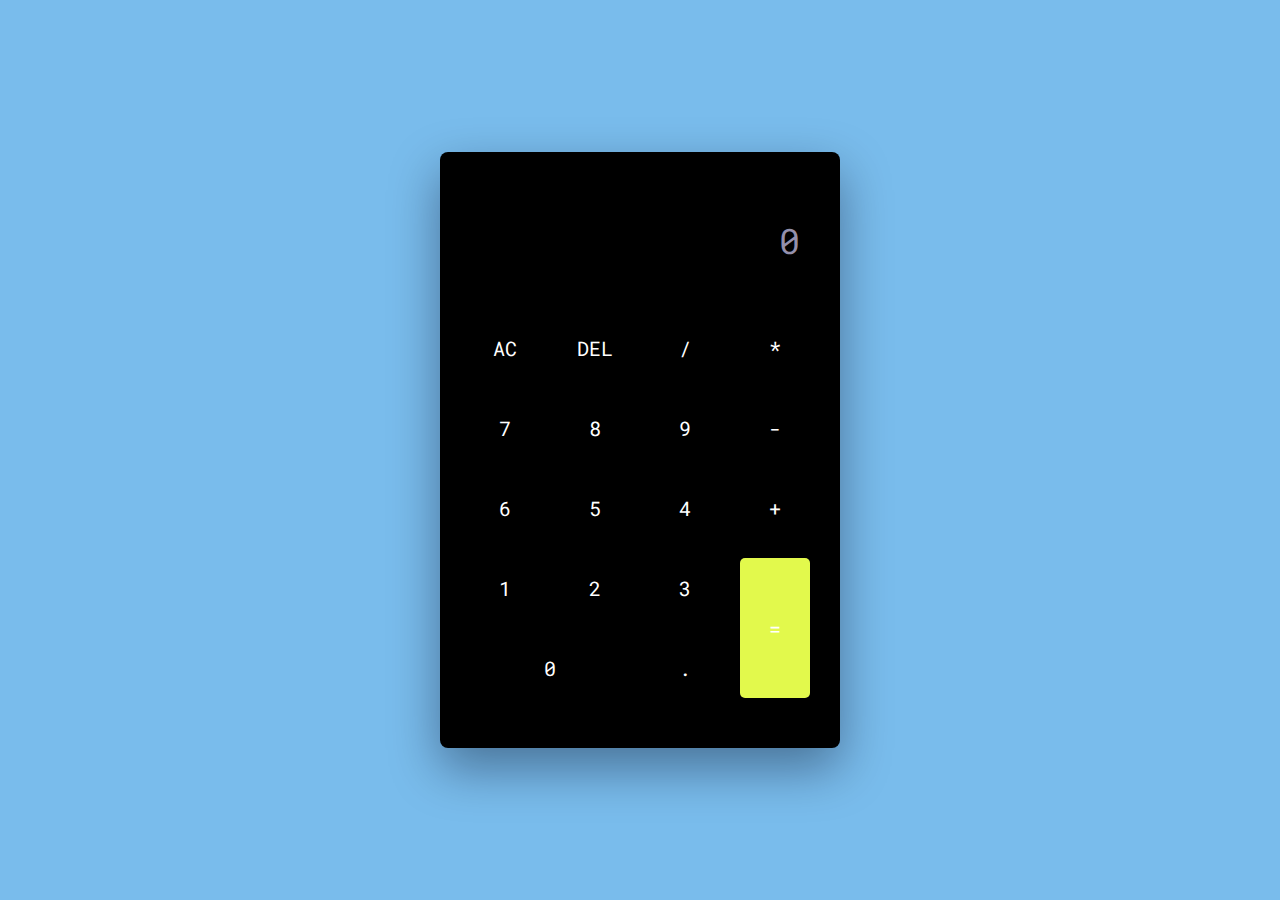
<file: task 1/index.html>
<!DOCTYPE html>
<html lang="en">
  <head>
    <meta name="viewport" content="width=device-width, initial-scale=1.0" />
    <title>Calculator</title>
    <!-- Google Font -->
    <link
      href="https://fonts.googleapis.com/css2?family=Roboto+Mono:wght@500&display=swap"
      rel="stylesheet"
    />
    <!-- Stylesheet -->
    <link rel="stylesheet" href="style.css" />
  </head>
  <body>
    <div class="calculator">
      <div class="display">
        <input type="text" placeholder="0" id="input" disabled />
      </div>
      <div class="buttons">
        <!-- Full Erase -->
        <input type="button" value="AC" id="clear" />
        <!-- Erase Single Value -->
        <input type="button" value="DEL" id="erase" />
        <input type="button" value="/" class="input-button" />
        <input type="button" value="*" class="input-button" />

        <input type="button" value="7" class="input-button" />
        <input type="button" value="8" class="input-button" />
        <input type="button" value="9" class="input-button" />
        <input type="button" value="-" class="input-button" />

        <input type="button" value="6" class="input-button" />
        <input type="button" value="5" class="input-button" />
        <input type="button" value="4" class="input-button" />
        <input type="button" value="+" class="input-button" />

        <input type="button" value="1" class="input-button" />
        <input type="button" value="2" class="input-button" />
        <input type="button" value="3" class="input-button" />

        <input type="button" value="=" id="equal" />
        <input type="button" value="0" class="input-button" />
        <input type="button" value="." class="input-button" />
      </div>
    </div>
    <!-- Script -->
    <script src="script.js"></script>
  </body>
</html>
</file>
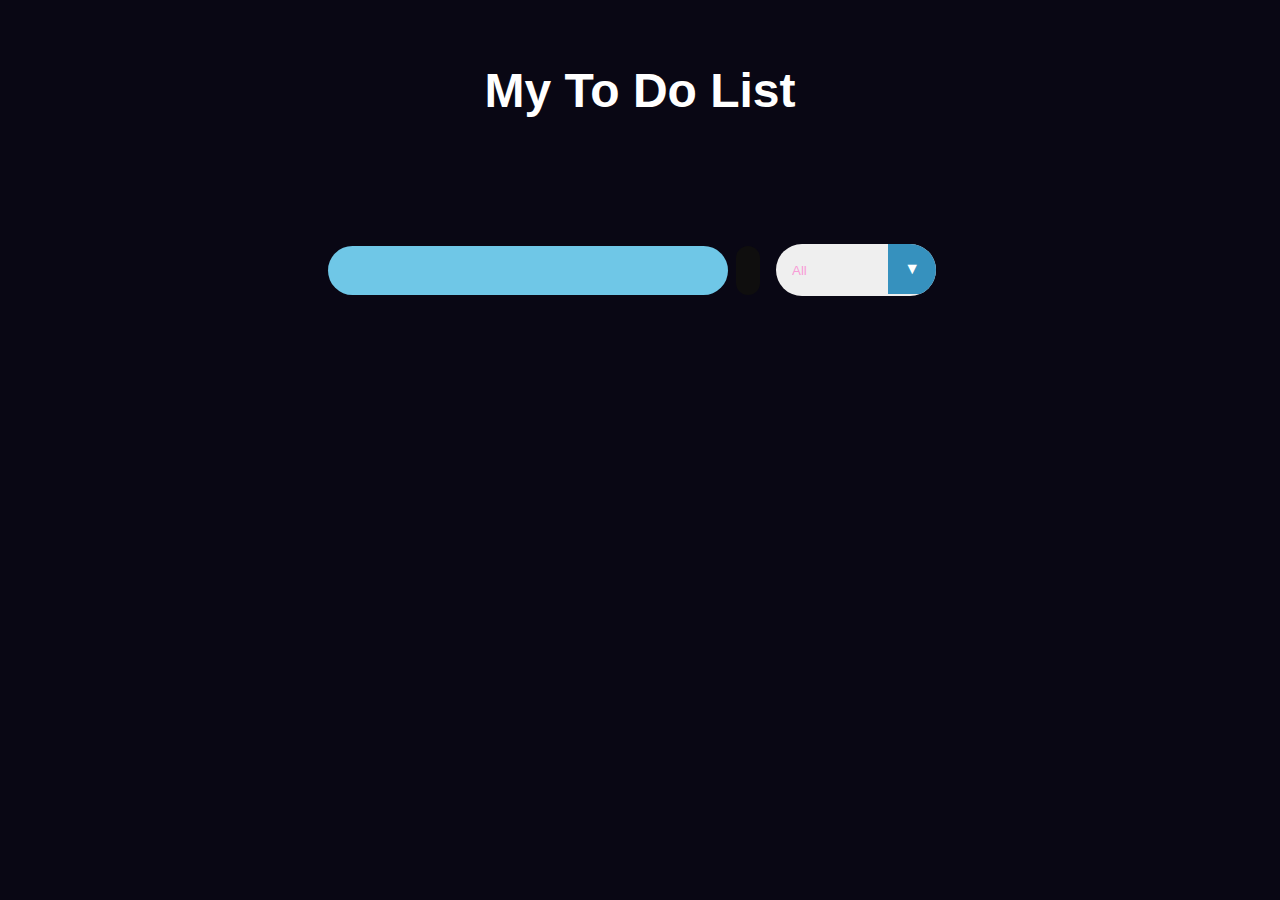
<file: task 3/Todo.html>
<!DOCTYPE html>
<html lang="en">
  <head>
    <meta charset="UTF-8" />
    <meta http-equiv="X-UA-Compatible" content="IE=edge" />
    <meta name="viewport" content="width=device-width, initial-scale=1.0" />

    <!-- Google Fonts -->
    <link rel="preconnect" href="https://fonts.googleapis.com" />
    <link rel="preconnect" href="https://fonts.gstatic.com" crossorigin />
    <link
      href="https://fonts.googleapis.com/css2?family=Poppins&display=swap"
      rel="stylesheet"
    />

    <!-- Font Awesome cdn css -->
    <link
      rel="stylesheet"
      href="https://cdnjs.cloudflare.com/ajax/libs/font-awesome/5.15.3/css/all.min.css"
      integrity="sha512-iBBXm8fW90+nuLcSKlbmrPcLa0OT92xO1BIsZ+ywDWZCvqsWgccV3gFoRBv0z+8dLJgyAHIhR35VZc2oM/gI1w=="
      crossorigin="anonymous"
      referrerpolicy="no-referrer"
    />

    <link rel="stylesheet" href="Style.css" />

    <title>To Do List</title>
  </head>

  <body>
    <header>
      <h1>My To Do List</h1>
    </header>

    <form action="">
      <input type="text" class="todo-input" />
      <button class="todo-button" type="submit">
        <i class="fas fa-plus-circle fa-lg"></i>
      </button>
      <div class="select">
        <select name="todos" class="filter-todo">
          <option value="all">All</option>
          <option value="completed">Completed</option>
          <option value="incomplete">Incomplete</option>
        </select>
      </div>
    </form>

    <div class="todo-container">
      <ul class="todo-list"></ul>
    </div>

    <script src="Script.js"></script>
  </body>
</html>
</file>
<file: task 1/style.css>
* {
    padding: 0;
    margin: 0;
    box-sizing: border-box;
    font-family: "Roboto Mono", monospace;
  }
  body {
    height: 100vh;
    background: linear-gradient(to bottom, #79bcec 50%, #79bcec 50%);
  }
  .calculator {
    width: 400px;
    background-color: #000000;
    padding: 50px 30px;
    position: absolute;
    transform: translate(-50%, -50%);
    top: 50%;
    left: 50%;
    border-radius: 8px;
    box-shadow: 0 20px 50px rgba(0, 5, 24, 0.4);
  }
  .display {
    width: 100%;
  }
  .display input {
    width: 100%;
    padding: 15px 10px;
    text-align: right;
    border: none;
    background-color: transparent;
    color: #ffffff;
    font-size: 35px;
  }
  .display input::placeholder {
    color: #9490ac;
  }
  .buttons {
    display: grid;
    grid-template-columns: repeat(4, 1fr);
    grid-gap: 20px;
    margin-top: 40px;
  }
  .buttons input[type="button"] {
    font-size: 20px;
    padding: 17px;
    border: none;
    background-color: transparent;
    color: #ffffff;
    cursor: pointer;
    border-radius: 5px;
  }
  .buttons input[type="button"]:hover {
    box-shadow: 0 8px 25px #000d2e;
  }
  input[type="button"]#equal {
    grid-row: span 2;
    background-color: #e2f94c;
  }
  input[type="button"][value="0"] {
    grid-column: span 2;
  }
</file>
<file: task 3/Style.css>
* {
  margin: 0;
  padding: 0;
  box-sizing: border-box;
}

body {
  background-color: rgb(9, 7, 20);
  color: white;
  font-family: "Segoe UI", Tahoma, Geneva, Verdana, sans-serif;
  min-height: 100vh;
}

header {
  font-size: 1.5rem;
}

header,
form {
  min-height: 20vh;
  display: flex;
  justify-content: center;
  align-items: center;
}

form input,
form button {
  padding: 0.5rem;
  padding-left: 1rem;
  font-size: 1.8rem;
  border: none;
  background: rgb(111, 199, 231);
  border-radius: 2rem;
}

form button {
  color: rgb(25, 203, 234);
  background: rgb(15, 14, 14);
  cursor: pointer;
  transition: all 0.3 ease;
  margin-left: 0.5rem;
}

form button:hover {
  color: rgb(18, 16, 16);
  background: rgb(198, 214, 203);
}

.fa-plus-circle {
  margin-top: 0.2rem;
  margin-left: -8px;
}

.todo-container {
  display: flex;
  justify-content: center;
  align-items: center;
}

.todo-list {
  min-width: 30%;
  list-style: none;
}

.todo {
  margin: 0.5rem;
  padding-left: 0.5rem;
  background: white;
  color: black;
  font-size: 1.5rem;
  display: flex;
  justify-content: space-between;
  align-items: center;
  transition: 0.5s;
  border-radius: 2rem;
}

.todo li {
  flex: 1;
}

.trash-btn,
.complete-btn {
  color: rgb(11, 28, 72);
  border: none;
  padding: 1rem;
  cursor: pointer;
  font-size: 1.5rem;
}

.complete-btn {
  background: rgb(94, 208, 98);
}

.trash-btn {
  border-top-right-radius: 1.75rem;
  border-bottom-right-radius: 1.75rem;
  background: rgb(171, 171, 171);
}

.todo-item {
  padding: 0rem 0.5rem;
}

.fa-trash,
.fa-check-circle {
  pointer-events: none;
}

.completed {
  text-decoration: line-through;
  opacity: 0.5;
}

.slide {
  transform: translateX(10rem);
  opacity: 0;
}

select {
  -webkit-appearance: none;
  -moz-appearance: none;
  appearance: none;
  outline: none;
  border: none;
}

.select {
  margin: 1rem;
  position: relative;
  overflow: hidden;
  border-radius: 50px;
}

select {
  color: rgb(248, 157, 215);
  width: 10rem;
  height: 3.2rem;
  cursor: pointer;
  padding: 1rem;
}

.select::after {
  content: "\25BC";
  position: absolute;
  background: rgb(54, 145, 190);
  top: 0;
  right: 0;
  padding: 1rem;
  pointer-events: none;
  transition: all 0.3s ease;
}

.select::hover::after {
  background: white;
  color: rgb(218, 168, 115);
}
</file>
